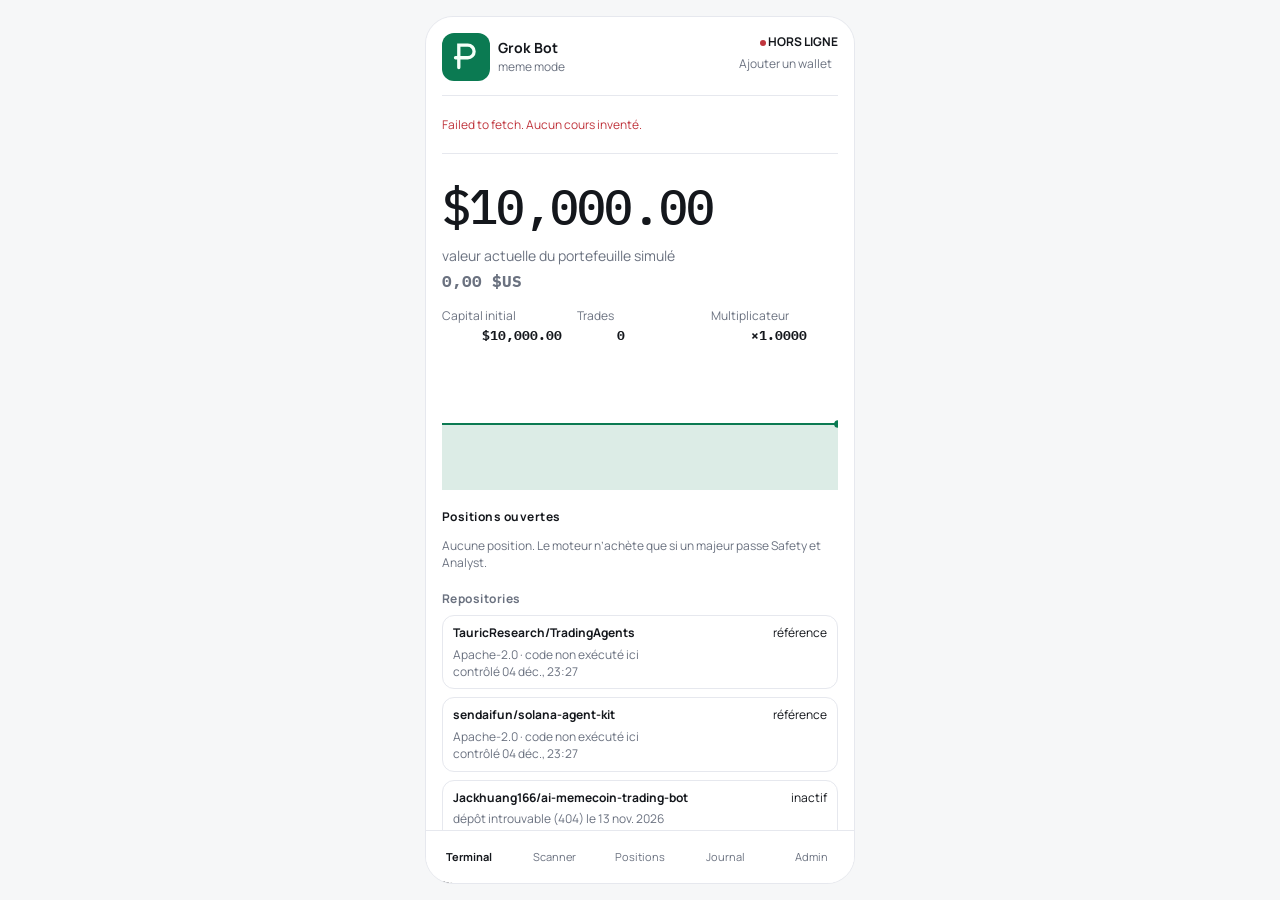
<file: index.html>
<!DOCTYPE html>
<html lang="fr">
<head>
  <meta charset="utf-8" />
  <meta name="viewport" content="width=device-width, initial-scale=1" />
  <meta http-equiv="refresh" content="0; url=docs/" />
  <title>Grok Bot</title>
  <script>location.replace("docs/");</script>
</head>
<body>
  <p><a href="docs/">Ouvrir Grok Bot</a></p>
</body>
</html>
</file>
<file: docs/app.css>
:root {
  --bg: #f6f7f8;
  --surface: #fff;
  --ink: #14171c;
  --muted: #6b7280;
  --line: #e6e8ee;
  --up: #0b7a52;
  --down: #c0363e;
  --soft: #e7f6ef;
  --soft-down: #fdecee;
  --scanner: #e07a1f;
  --safety: #d23b45;
  --analyst: #6b4de0;
  --risk: #2f6fed;
  --executor: #0b7a52;
  --phantom: #ab9ff2;
  --sans: "Manrope", ui-sans-serif, system-ui, sans-serif;
  --mono: "IBM Plex Mono", ui-monospace, monospace;
  color-scheme: light;
}
* { box-sizing: border-box; }
html, body { margin: 0; background: var(--bg); color: var(--ink); font-family: var(--sans); line-height: 1.45; }
button, a { cursor: pointer; }
button { font: inherit; color: inherit; background: none; border: 0; }
.phone {
  width: min(430px, 100%);
  min-height: 100dvh;
  margin: 0 auto;
  background: var(--surface);
}
@media (min-width: 760px) {
  .phone {
    min-height: calc(100dvh - 32px);
    margin: 16px auto;
    border: 1px solid var(--line);
    border-radius: 28px;
    overflow: auto;
    max-height: calc(100dvh - 32px);
  }
}
.pad { padding: 16px 16px 88px; }
.center { min-height: 100dvh; display: flex; flex-direction: column; align-items: center; justify-content: center; text-align: center; padding: 32px 24px; }
h1 { font-size: 28px; letter-spacing: -0.03em; margin: 12px 0 0; }
.muted { color: var(--muted); }
.num { font-family: var(--mono); font-variant-numeric: tabular-nums; }
.up { color: var(--up); }
.down { color: var(--down); }
.row { display: flex; align-items: center; justify-content: space-between; gap: 12px; }
.mark { width: 48px; height: 48px; }
.spin { width: 24px; height: 24px; border: 2px solid var(--line); border-top-color: var(--up); border-radius: 50%; margin: 28px auto 0; animation: spin 0.8s linear infinite; }
@keyframes spin { to { transform: rotate(360deg); } }
@media (prefers-reduced-motion: reduce) { .spin, .ticker-track { animation: none !important; } }
.btn {
  display: flex; align-items: center; justify-content: center;
  width: 100%; height: 48px; border-radius: 12px; font-weight: 650; text-decoration: none;
}
.btn-green { background: var(--up); color: #f4fff8; }
.btn-ink { background: var(--ink); color: var(--bg); }
.btn-ink:disabled { opacity: 0.4; }
.btn-line { border: 1px solid var(--line); background: var(--surface); }
.ghost { height: 44px; color: var(--muted); font-size: 14px; }
.card { border: 1px solid var(--line); border-radius: 14px; padding: 12px 14px; }
.ticker { overflow: hidden; border-top: 1px solid var(--line); border-bottom: 1px solid var(--line); margin-top: 14px; }
.ticker-track { display: flex; width: max-content; gap: 18px; padding: 8px 0; animation: marquee 32s linear infinite; }
@keyframes marquee { to { transform: translateX(-50%); } }
.chip { display: flex; align-items: baseline; gap: 6px; font-size: 12px; white-space: nowrap; }
.dot { width: 6px; height: 6px; border-radius: 50%; display: inline-block; }
.hero { font-size: 48px; letter-spacing: -0.04em; margin: 18px 0 0; font-weight: 500; }
.stats { display: grid; grid-template-columns: 1fr 1fr 1fr; gap: 8px; margin-top: 14px; font-size: 12px; }
.stats b { display: block; margin-top: 2px; font-size: 13px; }
.chart { width: 100%; height: 132px; display: block; margin-top: 8px; }
h2 { font-size: 12px; letter-spacing: 0.04em; margin: 18px 0 8px; }
.repo, .agent, .dec { border-bottom: 1px solid var(--line); padding: 8px 0; font-size: 12px; }
.repo { border: 1px solid var(--line); border-radius: 12px; padding: 8px 10px; margin-bottom: 8px; }
.agent { display: grid; grid-template-columns: 16px 1fr auto; gap: 8px; align-items: start; }
.live { font-size: 12px; font-weight: 700; }
.sheet {
  position: fixed; inset: 0; background: rgba(20, 23, 28, 0.4);
  display: flex; align-items: flex-end; justify-content: center; padding: 12px; z-index: 5;
}
.sheet > div { width: min(430px, 100%); background: #fff; border-radius: 18px; padding: 18px; max-height: 86dvh; overflow: auto; }
.kvs { display: flex; justify-content: space-between; gap: 12px; font-size: 14px; padding: 6px 0; }
input[type="number"] { width: 100%; height: 40px; border: 1px solid var(--line); border-radius: 10px; padding: 0 10px; font: inherit; }
label { display: block; font-size: 12px; color: var(--muted); margin-top: 10px; }
ul.plain { padding-left: 18px; font-size: 14px; }
.note { font-size: 12px; color: var(--muted); text-align: center; margin-top: 14px; }
.nav {
  position: sticky;
  bottom: 0;
  display: grid;
  grid-template-columns: repeat(5, 1fr);
  background: #fff;
  border-top: 1px solid var(--line);
  z-index: 2;
}
.nav button { height: 52px; font-size: 11px; color: var(--muted); }
.nav button.on { color: var(--ink); font-weight: 700; }
</file>
